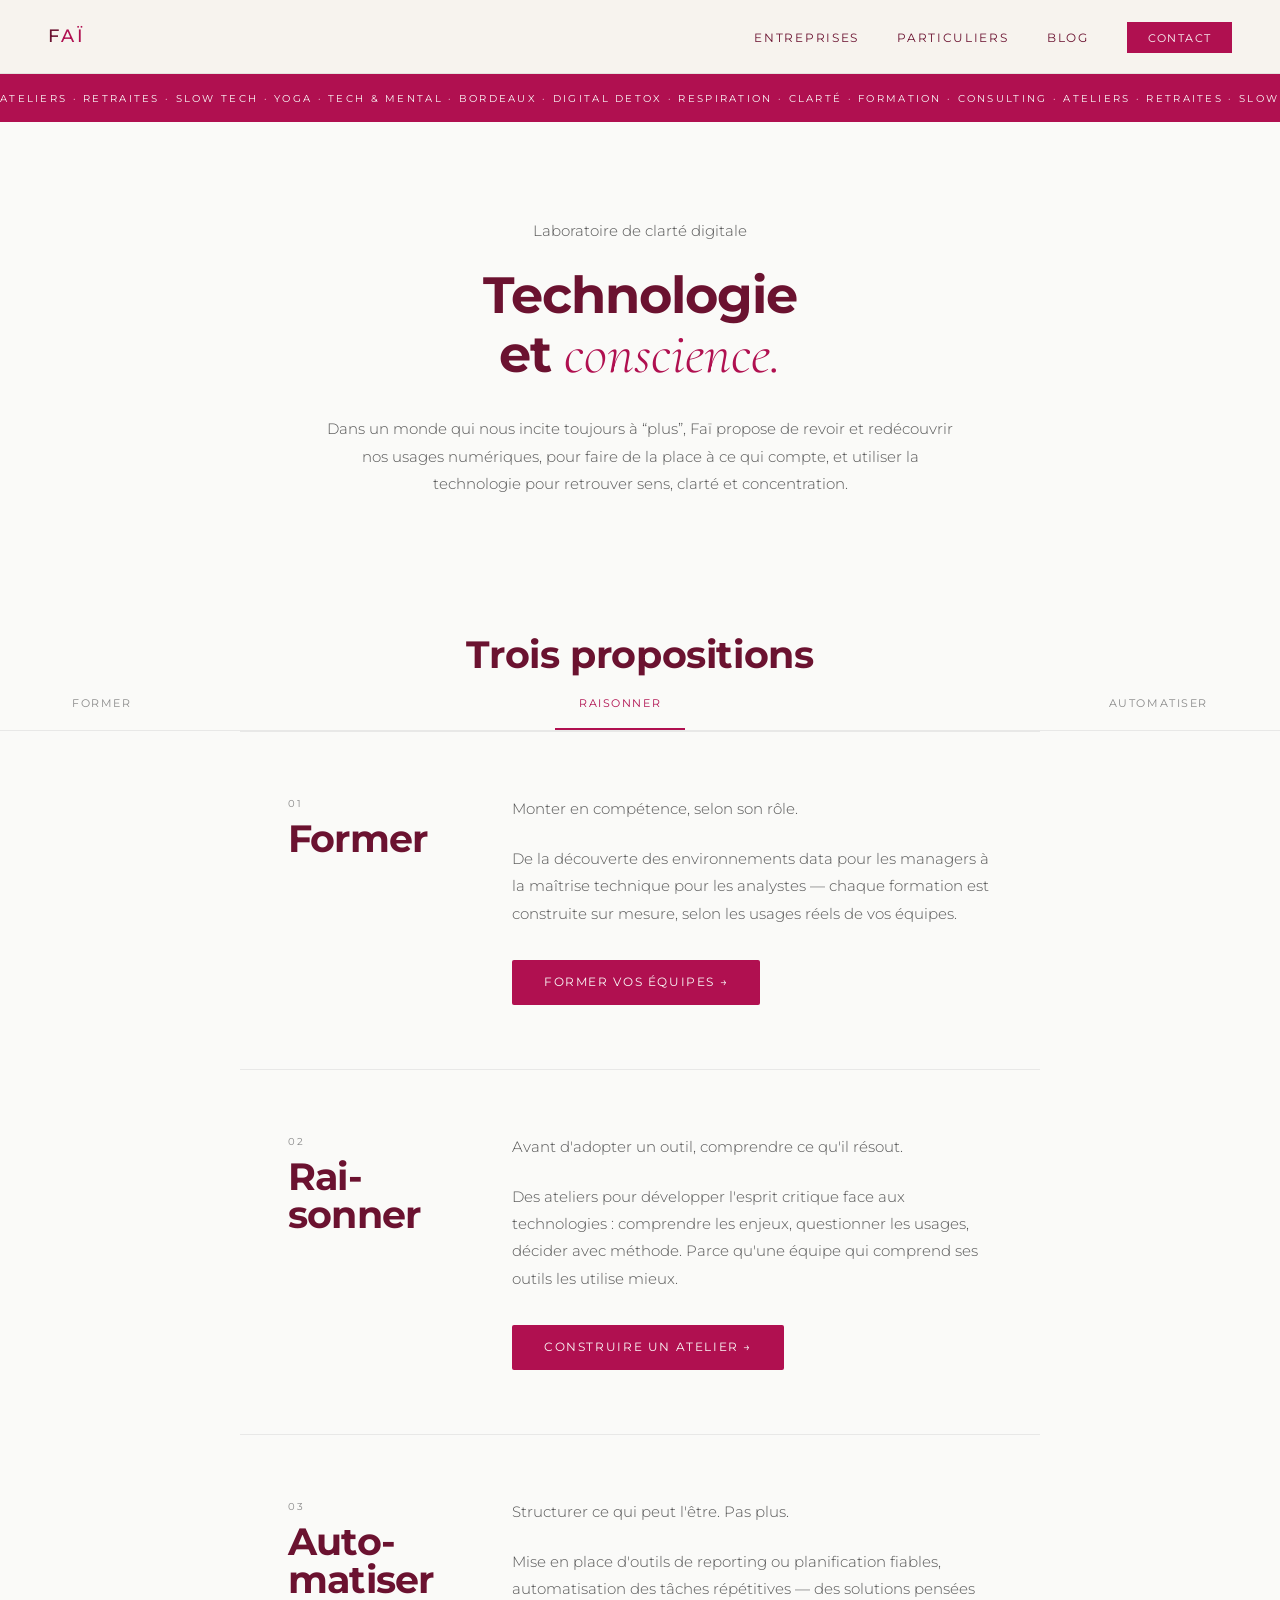
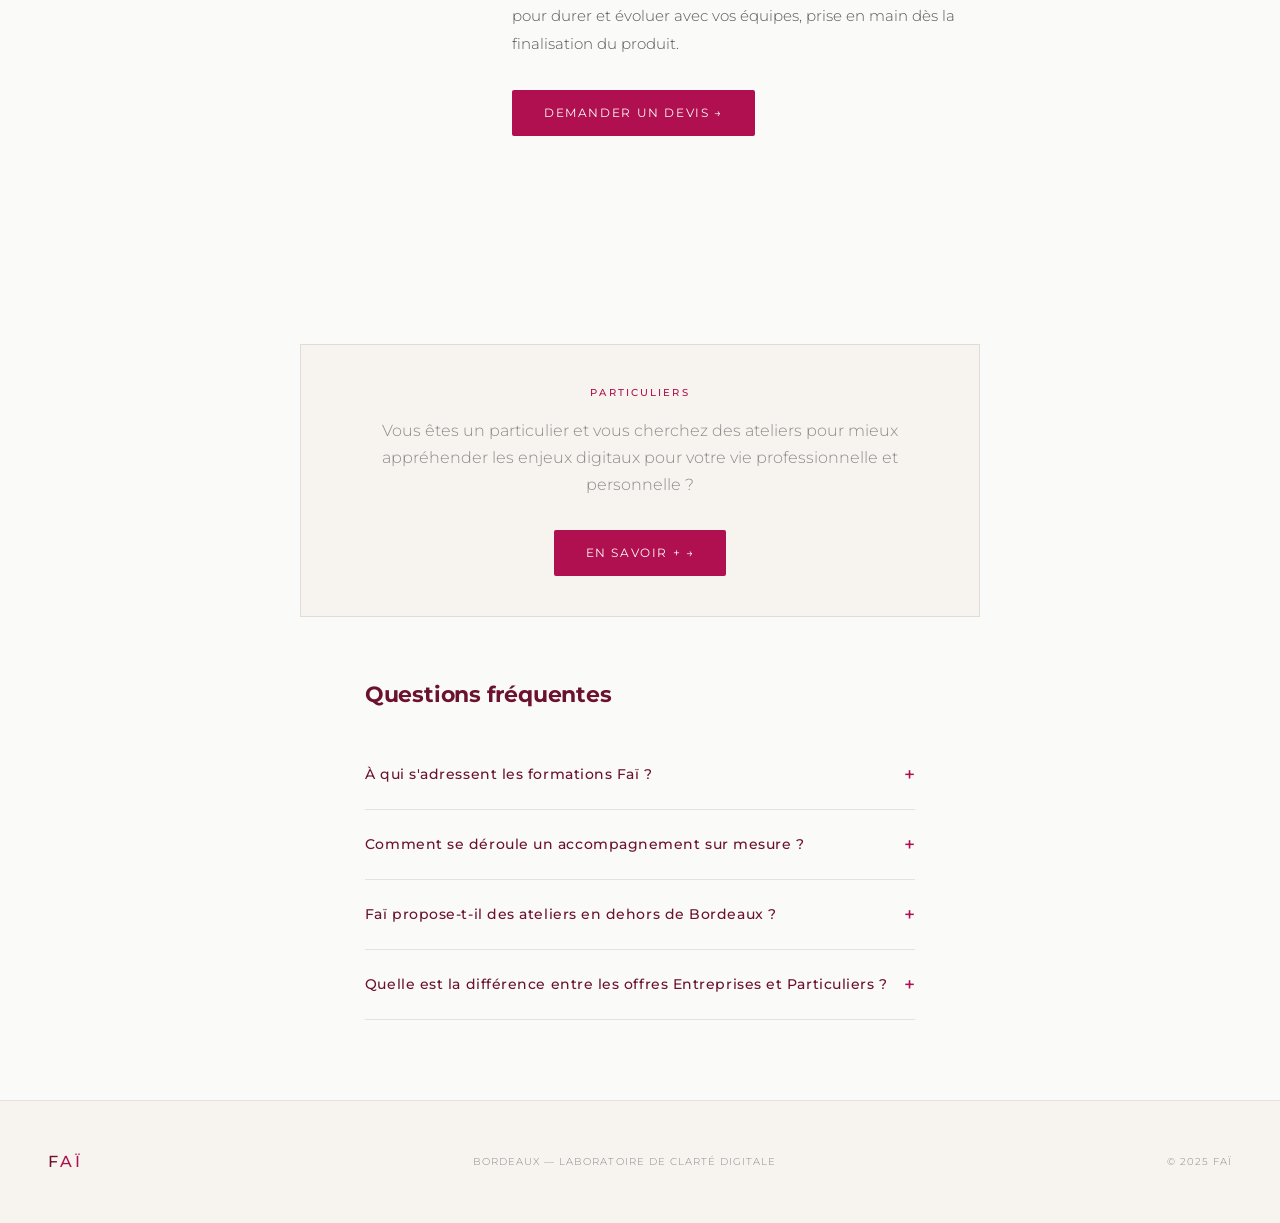
<file: index.html>
<!DOCTYPE html>
<html lang="fr">
<head>
  <meta charset="UTF-8">
  <meta name="viewport" content="width=device-width, initial-scale=1.0">
  <title>Faï — Laboratoire de clarté digitale</title>
  <meta name="description" content="Faï combine réflexion sur la technologie et pratiques de yoga pour retrouver clarté et concentration.">

  <!-- Google Fonts -->
  <link href="https://fonts.googleapis.com/css2?family=Montserrat:wght@300;400;500;700&family=Cormorant+Garamond:ital,wght@0,400;1,300;1,400&display=swap" rel="stylesheet">

  <!-- CSS global -->
  <link rel="stylesheet" href="assets/css/style.css">

  <style>
    /* ── STYLES SPÉCIFIQUES À CETTE PAGE ─────────────────────────
       Tout ce qui est ici ne s'applique qu'à index.html.
       Les styles communs (nav, footer, boutons...) sont dans style.css
       ──────────────────────────────────────────────────────────── */

    /* Page d'entrée : on veut qu'elle prenne toute la hauteur de l'écran */
    .entry-page {
      min-height: 100vh;
      display: flex;
      flex-direction: column;
    }

   /* Zone centrale — tout ce qui est entre la nav et le footer */
    .entry-main {
      flex: 1;
      display: flex;
      flex-direction: column;
      /*align-items: center;
      justify-content: center;*/
      padding: 4rem 3rem;
      /*text-align: center;*/
    }

    /* Centrage du bloc hero sur l'accueil */
    .ent-hero { text-align: center; }

    /* Label "Laboratoire de clarté" */
    .entry-label {
      font-size: 0.65rem;
      letter-spacing: 0.28em;
      text-transform: uppercase;
      color: var(--gris);
      margin-bottom: 2.5rem;
    }

    /* Titre principal */
    .entry-title {
      font-family: var(--font-titre);
      font-weight: 700;
      font-size: clamp(2.8rem, 5vw, 5rem);
      line-height: 1.08;
      letter-spacing: -0.02em;
      color: var(--titre);
      margin-bottom: 1.5rem;
    }

    .entry-title em {
      font-family: var(--font-serif);
      font-style: italic;
      font-weight: 300;
      color: var(--rouge);
      font-size: 1.12em;
      letter-spacing: 0;
    }

    /* Sous-titre */
    .entry-sub {
      font-size: 1rem;
      line-height: 1.75;
      color: var(--gris);
      max-width: 480px;
      margin: 0 auto 3.5rem;
      font-weight: 300;
    }

    /* Question "Vous êtes..." */
    .entry-question {
      font-size: 0.72rem;
      letter-spacing: 0.18em;
      text-transform: uppercase;
      color: var(--gris);
      margin-bottom: 1.5rem;
    }

    /* Les deux boutons côte à côte */
    .entry-choices {
      display: flex;
      gap: 1.2rem;
      align-items: stretch;
      justify-content: center;
      flex-wrap: wrap;
      padding: 0 3rem 5rem;
    }

    /* Bouton de choix — plus grand que les boutons nav */
    .btn-choice {
      display: flex;
      flex-direction: column;
      align-items: center;
      text-align: center;
      gap: 0.5rem;
      text-decoration: none;
      padding: 2rem 2.5rem;
      border: 1px solid rgba(26,26,26,0.12);
      background: var(--blanc);
      transition: background 0.3s, border-color 0.3s;
      min-width: 220px;
      position: relative;
      overflow: hidden;
    }

    .btn-choice:hover {
      background: var(--sable);
      border-color: var(--rouge);
    }

    .btn-choice:hover .choice-arrow {
      opacity: 1;
      transform: translateX(4px);
    }

    .choice-label {
      font-size: 0.6rem;
      letter-spacing: 0.2em;
      text-transform: uppercase;
      color: var(--gris);
      font-weight: 400;
    }

    .choice-title {
      font-size: 1.2rem;
      font-weight: 700;
      color: var(--titre);
      letter-spacing: -0.01em;
      line-height: 1.1;
    }

    .choice-desc {
      font-size: 0.75rem;
      color: var(--gris);
      font-weight: 300;
      line-height: 1.5;
      max-width: 180px;
    }

    .choice-arrow {
      font-size: 1.2rem;
      color: var(--rouge);
      opacity: 0.3;
      transition: opacity 0.2s, transform 0.2s;
      margin-top: 0.8rem;
    }

    .btn-choice:hover .choice-arrow {
      opacity: 1;
      transform: translateX(4px);
    }

    /* Séparateur "ou" entre les deux boutons */
    .entry-or {
      font-size: 0.65rem;
      letter-spacing: 0.14em;
      text-transform: uppercase;
      color: rgba(138,138,138,0.5);
      display: flex;
      align-items: center;
      padding: 0 0.5rem;
    }

    /* ── CALLOUT PARTICULIERS ───────────────────────────────────── */
    .callout-particulier {
      margin: 3rem auto 4rem;
      max-width: 680px;
      padding: 2.5rem 3rem;
      border: 1px solid rgba(26,26,26,0.1);
      background: var(--sable);
      text-align: center;
    }

    .callout-particulier .callout-label {
      font-size: 0.6rem;
      letter-spacing: 0.22em;
      text-transform: uppercase;
      color: var(--rouge);
      font-weight: 500;
      margin-bottom: 1rem;
    }

    .callout-particulier p {
      font-size: 1rem;
      line-height: 1.7;
      color: var(--gris);
      font-weight: 300;
      margin-bottom: 2rem;
    }

    /* ── FAQ ────────────────────────────────────────────────────── */
    .faq-section {
      max-width: 680px;
      margin: 0 auto 5rem;
      padding: 0 1.5rem;
    }

    .faq-section h2 {
      font-family: var(--font-titre);
      font-size: 1.4rem;
      font-weight: 700;
      letter-spacing: -0.01em;
      color: var(--titre);
      margin-bottom: 2rem;
    }

    .faq-item {
      border-bottom: 1px solid rgba(26,26,26,0.1);
    }

    .faq-item summary {
      list-style: none;
      cursor: pointer;
      display: flex;
      justify-content: space-between;
      align-items: center;
      padding: 1.2rem 0;
      font-size: 0.85rem;
      font-weight: 500;
      letter-spacing: 0.04em;
      color: var(--titre);
      user-select: none;
    }

    .faq-item summary::-webkit-details-marker { display: none; }

    .faq-item summary::after {
      content: '+';
      font-size: 1.2rem;
      color: var(--rouge);
      transition: transform 0.2s;
      flex-shrink: 0;
      margin-left: 1rem;
    }

    .faq-item[open] summary::after {
      transform: rotate(45deg);
    }

    .faq-item .faq-answer {
      font-size: 0.85rem;
      line-height: 1.75;
      color: var(--gris);
      font-weight: 300;
      padding-bottom: 1.2rem;
    }

    /* ── RESPONSIVE ─────────────────────────────────────────────── */
    @media (max-width: 700px) {
      .callout-particulier {
        padding: 2rem 1.5rem;
        margin: 2rem 1rem 3rem;
      }
    }
  </style>
</head>

<body class="entry-page">

  <!-- ── NAV ───────────────────────────────────────────────────────
       La nav de cette page est neutre — elle n'appartient ni à
       l'univers Entreprises ni à l'univers Particuliers.
       Sur mobile : burger menu qui déroule les liens.
       ──────────────────────────────────────────────────────────── -->
  <nav>
    <a href="index.html" class="logo">
      <span class="f">F</span><span class="ai">aï</span>
    </a>

    <!-- Liens desktop -->
    <ul class="nav-links">
      <li><a href="#former">Entreprises</a></li>
      <li><a href="particuliers/index.html">Particuliers</a></li>
      <li><a href="blog/index.html">Blog</a></li>
      <li><a href="contact.html" class="nav-cta">Contact</a></li>
    </ul>

    <!-- Burger mobile -->
    <button class="nav-burger" id="burger" onclick="toggleMenu()" aria-label="Menu">
      <span></span>
      <span></span>
      <span></span>
    </button>
  </nav>

  <!-- Ticker — dans le flux, margin-top pour passer sous la nav fixe -->
  <div class="ticker" style="margin-top: 72px;">
    <span class="ticker-inner">
      Ateliers · Retraites · Slow tech · Yoga · Tech & Mental · Bordeaux · Digital Detox · Respiration · Clarté · Formation · Consulting · Ateliers · Retraites · Slow tech · Yoga · Tech & Mental · Bordeaux · Digital Detox · Respiration · Clarté · Formation · Consulting ·&nbsp;
    </span>
  </div>

  <!-- Menu mobile déroulant -->
  <div class="nav-mobile" id="nav-mobile">
    <a href="#former">Entreprises</a>
    <a href="particuliers/index.html">Particuliers</a>
    <a href="blog/index.html">Blog</a>
    <a href="contact.html">Contact</a>
  </div>


  <!-- ── CONTENU PRINCIPAL ─────────────────────────────────────────
       Zone centrale : présentation + double choix.
       ──────────────────────────────────────────────────────────── -->
  <!--<main class=”entry-main”>-->
  <div class="ent-hero reveal">
    <p>Laboratoire de clarté digitale</p>
    <h1>Technologie<br>et <em>conscience.</em></h1>
    <p>Dans un monde qui nous incite toujours à “plus”, Faï propose de revoir et redécouvrir nos usages numériques, pour faire de la place à ce qui compte, et utiliser la technologie pour retrouver sens, clarté et concentration.</p>

  </div>

  <!-- ── TROIS PROPOSITIONS ──────────────────────────────────────── -->
  <section class="propositions-section">

    <div class="propositions-header">
      <h2 class="propositions-title">Trois propositions</h2>
    </div>

    <!-- Sub-nav ancres -->
    <nav class="sub-nav" id="sub-nav">
      <a href="#former">Former</a>
      <a href="#raisonner">Raisonner</a>
      <a href="#automatiser">Automatiser</a>
    </nav>

    <!-- 01 · Former -->
    <div id="former" class="proposition reveal">
      <div class="prop-header">
        <span class="prop-num">01</span>
        <h2>Former</h2>
      </div>
      <div class="prop-body">
        <p>Monter en compétence, selon son rôle.</p>
        <p>De la découverte des environnements data pour les managers à la maîtrise technique pour les analystes — chaque formation est construite sur mesure, selon les usages réels de vos équipes.</p>
      </div>
      <div class="prop-cta">
        <a href="contact.html" class="btn-primary">Former vos équipes →</a>
      </div>
    </div>

    <!-- 02 · Raisonner -->
    <div id="raisonner" class="proposition reveal">
      <div class="prop-header">
        <span class="prop-num">02</span>
        <h2>Rai-<br>sonner</h2>
      </div>
      <div class="prop-body">
        <p>Avant d'adopter un outil, comprendre ce qu'il résout.</p>
        <p>Des ateliers pour développer l'esprit critique face aux technologies : comprendre les enjeux, questionner les usages, décider avec méthode. Parce qu'une équipe qui comprend ses outils les utilise mieux.</p>
      </div>
      <div class="prop-cta">
        <a href="contact.html" class="btn-primary">Construire un atelier →</a>
      </div>
    </div>

    <!-- 03 · Automatiser -->
    <div id="automatiser" class="proposition reveal">
      <div class="prop-header">
        <span class="prop-num">03</span>
        <h2>Auto-<br>matiser</h2>
      </div>
      <div class="prop-body">
        <p>Structurer ce qui peut l'être. Pas plus.</p>
        <p>Mise en place d'outils de reporting ou planification fiables, automatisation des tâches répétitives — des solutions pensées pour durer et évoluer avec vos équipes, prise en main dès la finalisation du produit.</p>
      </div>
      <div class="prop-cta">
        <a href="contact.html" class="btn-primary">Demander un devis →</a>
      </div>
    </div>

  </section>

  <!-- ── CALLOUT PARTICULIERS ────────────────────────────────────── -->
  <div class="callout-particulier reveal">
    <p class="callout-label">Particuliers</p>
    <p>Vous êtes un particulier et vous cherchez des ateliers pour mieux appréhender les enjeux digitaux pour votre vie professionnelle et personnelle ?</p>
    <a href="particuliers/index.html" class="btn-primary">En savoir + →</a>
  </div>

  <!-- ── FAQ ──────────────────────────────────────────────────────── -->
  <section class="faq-section reveal">
    <h2>Questions fréquentes</h2>

    <details class="faq-item">
      <summary>À qui s'adressent les formations Faï ?</summary>
      <div class="faq-answer">
        Lorem ipsum dolor sit amet, consectetur adipiscing elit. Sed do eiusmod tempor incididunt ut labore et dolore magna aliqua. Ut enim ad minim veniam, quis nostrud exercitation ullamco laboris nisi ut aliquip.
      </div>
    </details>

    <details class="faq-item">
      <summary>Comment se déroule un accompagnement sur mesure ?</summary>
      <div class="faq-answer">
        Lorem ipsum dolor sit amet, consectetur adipiscing elit. Duis aute irure dolor in reprehenderit in voluptate velit esse cillum dolore eu fugiat nulla pariatur. Excepteur sint occaecat cupidatat non proident.
      </div>
    </details>

    <details class="faq-item">
      <summary>Faï propose-t-il des ateliers en dehors de Bordeaux ?</summary>
      <div class="faq-answer">
        Lorem ipsum dolor sit amet, consectetur adipiscing elit. Sunt in culpa qui officia deserunt mollit anim id est laborum. Pellentesque habitant morbi tristique senectus et netus et malesuada fames ac turpis egestas.
      </div>
    </details>

    <details class="faq-item">
      <summary>Quelle est la différence entre les offres Entreprises et Particuliers ?</summary>
      <div class="faq-answer">
        Lorem ipsum dolor sit amet, consectetur adipiscing elit. Nam libero tempore cum soluta nobis est eligendi optio cumque nihil impedit quo minus id quod maxime placeat facere possimus, omnis voluptas assumenda est.
      </div>
    </details>

  </section>

  <!-- ── FOOTER ────────────────────────────────────────────────────
       Footer minimal — commun aux deux univers.
       ──────────────────────────────────────────────────────────── -->
  <footer>
    <div class="footer-logo">
      <span class="f">F</span><span class="ai">aï</span>
    </div>
    <p>Bordeaux — Laboratoire de clarté digitale</p>
    <p>© 2025 Faï</p>
  </footer>

  <!-- ── JAVASCRIPT ─────────────────────────────────────────────────
       Uniquement le burger menu mobile — rien de plus.
       ──────────────────────────────────────────────────────────── -->
  <script>
    function toggleMenu() {
      const menu = document.getElementById('nav-mobile');
      menu.classList.toggle('open');
    }

    // Fermer le menu si on clique ailleurs
    document.addEventListener('click', function(e) {
      const burger = document.getElementById('burger');
      const menu = document.getElementById('nav-mobile');
      if (!burger.contains(e.target) && !menu.contains(e.target)) {
        menu.classList.remove('open');
      }
    });

    // Reveal au scroll
    const revealObserver = new IntersectionObserver(function(entries) {
      entries.forEach(function(entry) {
        if (entry.isIntersecting) {
          entry.target.classList.add('visible');
          revealObserver.unobserve(entry.target);
        }
      });
    }, { threshold: 0.1 });
    document.querySelectorAll('.reveal').forEach(function(el) {
      revealObserver.observe(el);
    });

    // Sub-nav actif au scroll — la section active est celle qui entre dans la zone de lecture (25-75% du viewport)
    const propositions = document.querySelectorAll('.proposition');
    const subNavLinks = document.querySelectorAll('.sub-nav a');
    if (propositions.length && subNavLinks.length) {
      const subNavObserver = new IntersectionObserver(function(entries) {
        entries.forEach(function(entry) {
          if (entry.isIntersecting) {
            subNavLinks.forEach(function(link) {
              link.classList.toggle('active', link.getAttribute('href') === '#' + entry.target.id);
            });
          }
        });
      }, {
        rootMargin: '-25% 0px -65% 0px',
        threshold: 0
      });
      propositions.forEach(function(p) { subNavObserver.observe(p); });
    }
  </script>

</body>
</html>
</file>
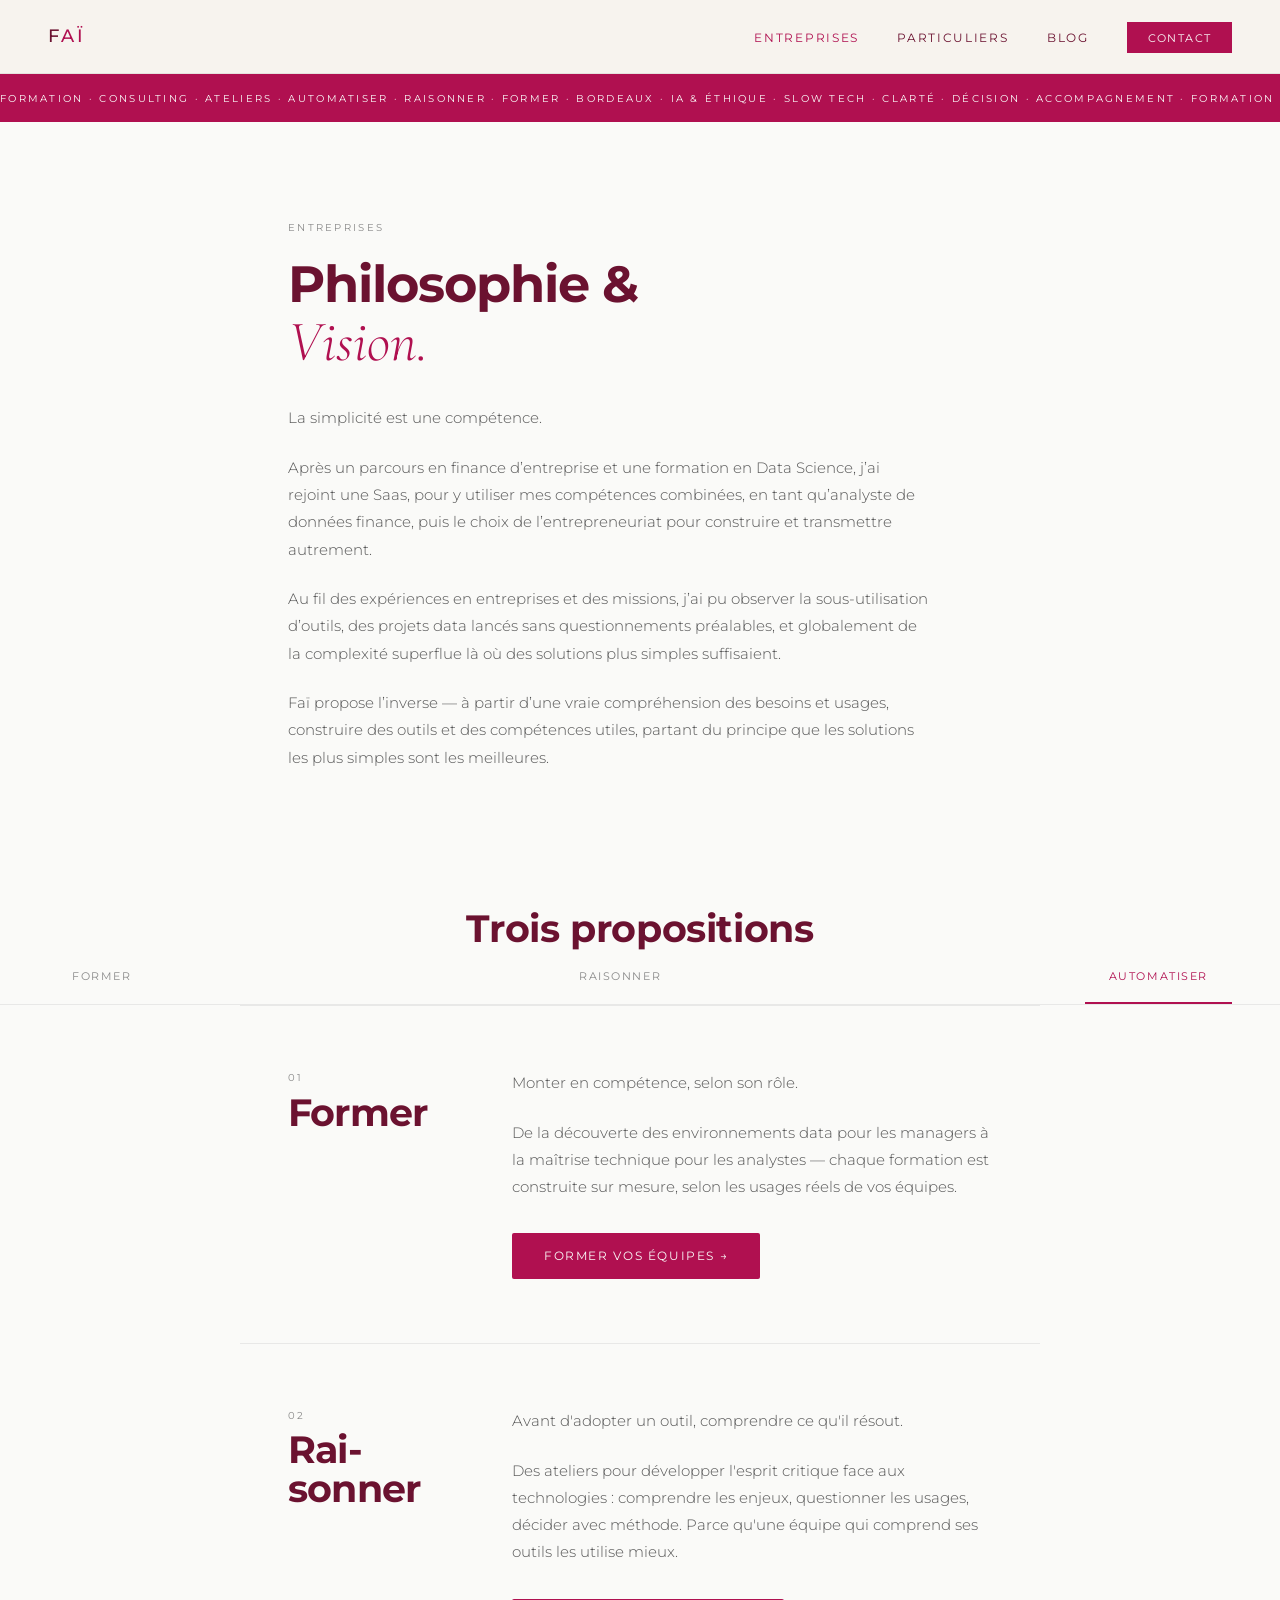
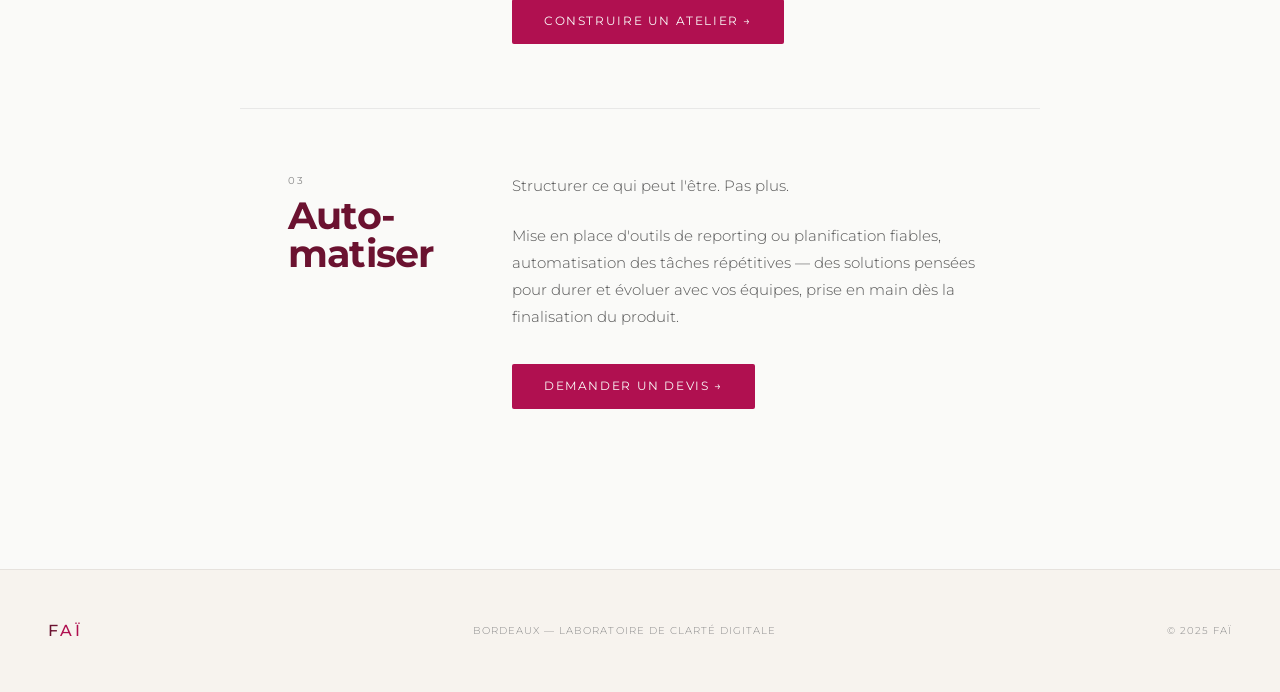
<file: entreprises/index.html>
<!DOCTYPE html>
<html lang="fr">
<head>
  <meta charset="UTF-8">
  <meta name="viewport" content="width=device-width, initial-scale=1.0">
  <title>Faï — Entreprises</title>
  <meta name="description" content="Faï accompagne les entreprises dans leur rapport à la technologie : automatiser avec intention, raisonner avec clarté, former avec méthode.">
  <link href="https://fonts.googleapis.com/css2?family=Montserrat:wght@300;400;500;700&family=Cormorant+Garamond:ital,wght@0,400;1,300;1,400&display=swap" rel="stylesheet">
  <link rel="stylesheet" href="../assets/css/style.css">
</head>

<body>

  <!-- ── NAV ─────────────────────────────────────────────────────── -->
  <nav>
    <a href="../index.html" class="logo">
      <span class="f">F</span><span class="ai">aï</span>
    </a>

    <ul class="nav-links">
      <li class="nav-dropdown">
        <a href="index.html" class="active">Entreprises</a>
        <ul class="dropdown">
          <li><a href="#former">Former</a></li>
          <li><a href="#raisonner">Raisonner</a></li>
          <li><a href="#automatiser">Automatiser</a></li>
        </ul>
      </li>
      <li><a href="../particuliers/index.html">Particuliers</a></li>
      <li><a href="../blog/index.html">Blog</a></li>
      <li><a href="../contact.html" class="nav-cta">Contact</a></li>
    </ul>

    <button class="nav-burger" id="burger" onclick="toggleMenu()" aria-label="Menu">
      <span></span><span></span><span></span>
    </button>
  </nav>

  <!-- Menu mobile -->
  <div class="nav-mobile" id="nav-mobile">
    <a href="index.html">Entreprises</a>
    <a href="#former">— Former</a>
    <a href="#raisonner">— Raisonner</a>
    <a href="#automatiser">— Automatiser</a>
    <a href="../particuliers/index.html">Particuliers</a>
    <a href="../blog/index.html">Blog</a>
    <a href="../contact.html">Contact</a>
  </div>

  <!-- ── TICKER ──────────────────────────────────────────────────── -->
  <div class="ticker" style="margin-top: 72px;">
    <span class="ticker-inner">
      Formation · Consulting · Ateliers · Automatiser · Raisonner · Former · Bordeaux · IA &amp; Éthique · Slow Tech · Clarté · Décision · Accompagnement · Formation · Consulting · Ateliers · Automatiser · Raisonner · Former · Bordeaux · IA &amp; Éthique · Slow Tech · Clarté · Décision · Accompagnement ·&nbsp;
    </span>
  </div>

  <!-- ── HERO ────────────────────────────────────────────────────── -->
  <section class="ent-hero reveal">
    <p class="label">Entreprises</p>
    <h1>Philosophie &amp;<br><em>Vision.</em></h1>
    <p>
      La simplicité est une compétence.
    </p>
    <p>
      Après un parcours en finance d’entreprise et une formation en Data Science, j’ai rejoint une Saas, pour y utiliser mes compétences combinées, en tant qu’analyste de données finance, puis le choix de l’entrepreneuriat pour construire et transmettre autrement.
    </p>
    <p>
      Au fil des expériences en entreprises et des missions, j’ai pu observer la sous-utilisation d’outils, des projets data lancés sans questionnements préalables, et globalement de la complexité superflue là où des solutions plus simples suffisaient.
    </p>
    <p>
      Faï propose l’inverse — à partir d’une vraie compréhension des besoins et usages, construire des outils et des compétences utiles, partant du principe que les solutions les plus simples sont les meilleures.
    </p>
  </section>

  <!-- ── TROIS PROPOSITIONS ──────────────────────────────────────── -->
  <section class="propositions-section">

    <div class="propositions-header">
      <h2 class="propositions-title">Trois propositions</h2>
    </div>

    <!-- Sub-nav ancres -->
    <nav class="sub-nav" id="sub-nav">
      <a href="#former">Former</a>
      <a href="#raisonner">Raisonner</a>
      <a href="#automatiser" class="active">Automatiser</a>
    </nav>

    <!-- 01 · Former -->
      <div id="former" class="proposition reveal">
        <div class="prop-header">
          <span class="prop-num">01</span>
          <h2>Former</h2>
        </div>
        <div class="prop-body">
          <p>Monter en compétence, selon son rôle.</p>
          <p>De la découverte des environnements data pour les managers à la maîtrise technique pour les analystes — chaque formation est construite sur mesure, selon les usages réels de vos équipes.</p>
        </div>
        <div class="prop-cta">
          <a href="../contact.html" class="btn-primary">Former vos équipes →</a>
        </div>
      </div>

    <!-- 02 · Raisonner -->
    <div id="raisonner" class="proposition reveal">
      <div class="prop-header">
        <span class="prop-num">02</span>
        <h2>Rai-<br>sonner</h2>
      </div>
      <div class="prop-body">
        <p>Avant d'adopter un outil, comprendre ce qu'il résout.</p>
        <p>Des ateliers pour développer l'esprit critique face aux technologies : comprendre les enjeux, questionner les usages, décider avec méthode. Parce qu'une équipe qui comprend ses outils les utilise mieux.</p>
      </div>
      <div class="prop-cta">
        <a href="../contact.html" class="btn-primary">Construire un atelier →</a>
      </div>
    </div>


        <!-- 03 · Automatiser -->
    <div id="automatiser" class="proposition reveal">
      <div class="prop-header">
        <span class="prop-num">03</span>
        <h2>Auto-<br>matiser</h2>
      </div>
      <div class="prop-body">
        <p>Structurer ce qui peut l'être. Pas plus.</p>
        <p>Mise en place d'outils de reporting ou planification fiables, automatisation des tâches répétitives — des solutions pensées pour durer et évoluer avec vos équipes, prise en main dès la finalisation du produit.</p>
      </div>
      <div class="prop-cta">
        <a href="../contact.html" class="btn-primary">Demander un devis →</a>
      </div>
    </div>

  </section>

  <!-- ── FOOTER ──────────────────────────────────────────────────── -->
  <footer>
    <div class="footer-logo">
      <span class="f">F</span><span class="ai">aï</span>
    </div>
    <p>Bordeaux — Laboratoire de clarté digitale</p>
    <p>© 2025 Faï</p>
  </footer>

  <script>
    function toggleMenu() {
      document.getElementById('nav-mobile').classList.toggle('open');
    }
    document.addEventListener('click', function(e) {
      const burger = document.getElementById('burger');
      const menu = document.getElementById('nav-mobile');
      if (!burger.contains(e.target) && !menu.contains(e.target)) {
        menu.classList.remove('open');
      }
    });

    // Dropdown — délai à la sortie pour pouvoir cliquer
    document.querySelectorAll('.nav-dropdown').forEach(function(item) {
      var closeTimer;
      item.addEventListener('mouseenter', function() {
        clearTimeout(closeTimer);
        item.classList.add('open');
      });
      item.addEventListener('mouseleave', function() {
        closeTimer = setTimeout(function() { item.classList.remove('open'); }, 200);
      });
    });

    // Reveal au scroll
    const revealObserver = new IntersectionObserver(function(entries) {
      entries.forEach(function(entry) {
        if (entry.isIntersecting) {
          entry.target.classList.add('visible');
          revealObserver.unobserve(entry.target);
        }
      });
    }, { threshold: 0.1 });
    document.querySelectorAll('.reveal').forEach(function(el) {
      revealObserver.observe(el);
    });

    // Sub-nav actif au scroll
    const propositions = document.querySelectorAll('.proposition');
    const subNavLinks = document.querySelectorAll('.sub-nav a');
    const subNavObserver = new IntersectionObserver(function(entries) {
      entries.forEach(function(entry) {
        if (entry.isIntersecting) {
          subNavLinks.forEach(function(link) {
            link.classList.toggle('active', link.getAttribute('href') === '#' + entry.target.id);
          });
        }
      });
    }, { threshold: 0.4 });
    propositions.forEach(function(p) { subNavObserver.observe(p); });
  </script>

</body>
</html>
</file>
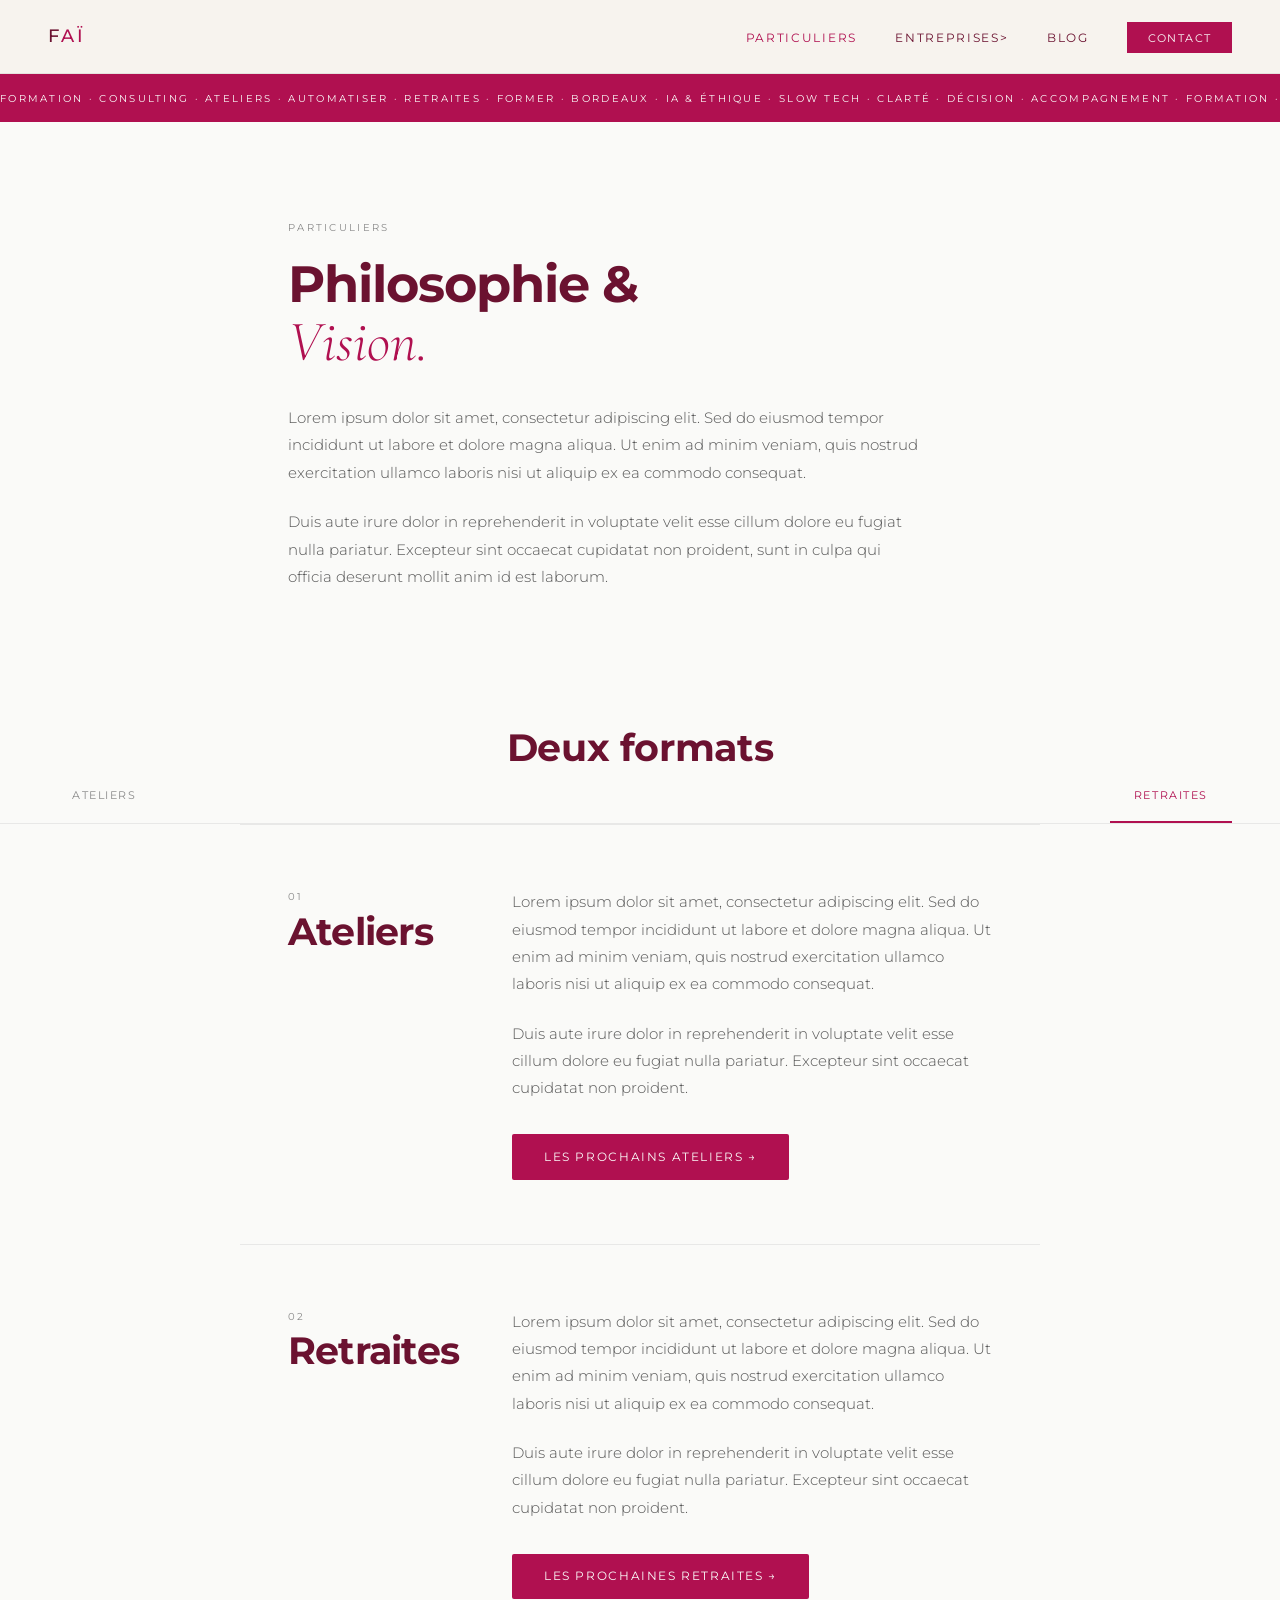
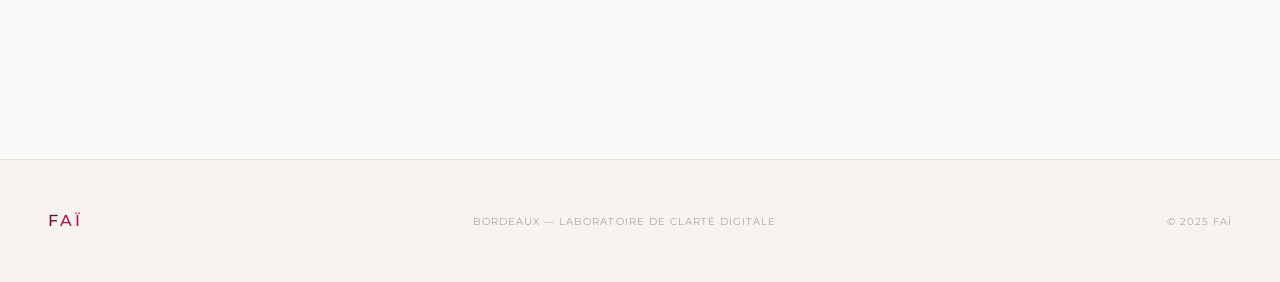
<file: particuliers/index.html>
<!DOCTYPE html>
<html lang="fr">
<head>
  <meta charset="UTF-8">
  <meta name="viewport" content="width=device-width, initial-scale=1.0">
  <title>Faï — Particuliers</title>
  <meta name="description" content="Au travers d'ateliers ou de retraites, Faï accompagne les particuliers dans leur réflexion et usage des outils digitaux.">
  <link href="https://fonts.googleapis.com/css2?family=Montserrat:wght@300;400;500;700&family=Cormorant+Garamond:ital,wght@0,400;1,300;1,400&display=swap" rel="stylesheet">
  <link rel="stylesheet" href="../assets/css/style.css">
</head>

<body>

  <!-- ── NAV ─────────────────────────────────────────────────────── -->
  <nav>
    <a href="../index.html" class="logo">
      <span class="f">F</span><span class="ai">aï</span>
    </a>

    <ul class="nav-links">
      <li class="nav-dropdown">
        <a href="index.html" class="active">Particuliers</a>
        <ul class="dropdown">
          <li><a href="#Ateliers">Ateliers</a></li>
          <li><a href="#Retraites">Retraites</a></li>
        </ul>
      </li>
      <li><a href="../entreprises/index.html">Entreprises></a></li>
      <li><a href="../blog/index.html">Blog</a></li>
      <li><a href="../contact.html" class="nav-cta">Contact</a></li>
    </ul>

    <button class="nav-burger" id="burger" onclick="toggleMenu()" aria-label="Menu">
      <span></span><span></span><span></span>
    </button>
  </nav>

  <!-- Menu mobile -->
  <div class="nav-mobile" id="nav-mobile">
    <a href="index.html">Particuliers</a>
    <a href="#Ateliers">— Ateliers</a>
    <a href="#Retraites">— Retraites</a>
    <a href="../particuliers/index.html">Entreprises</a>
    <a href="../blog/index.html">Blog</a>
    <a href="../contact.html">Contact</a>
  </div>

  <!-- ── TICKER ──────────────────────────────────────────────────── -->
  <div class="ticker" style="margin-top: 72px;">
    <span class="ticker-inner">
      Formation · Consulting · Ateliers · Automatiser · Retraites · Former · Bordeaux · IA &amp; Éthique · Slow Tech · Clarté · Décision · Accompagnement · Formation · Consulting · Ateliers · Automatiser · Retraites · Former · Bordeaux · IA &amp; Éthique · Slow Tech · Clarté · Décision · Accompagnement ·&nbsp;
    </span>
  </div>

  <!-- ── HERO ────────────────────────────────────────────────────── -->
  <section class="ent-hero reveal">
    <p class="label">Particuliers</p>
    <h1>Philosophie &amp;<br><em>Vision.</em></h1>
    <p>
      Lorem ipsum dolor sit amet, consectetur adipiscing elit. Sed do eiusmod tempor incididunt ut labore et dolore magna aliqua. Ut enim ad minim veniam, quis nostrud exercitation ullamco laboris nisi ut aliquip ex ea commodo consequat.
    </p>
    <p>
      Duis aute irure dolor in reprehenderit in voluptate velit esse cillum dolore eu fugiat nulla pariatur. Excepteur sint occaecat cupidatat non proident, sunt in culpa qui officia deserunt mollit anim id est laborum.
    </p>
  </section>

  <!-- ── TROIS PROPOSITIONS ──────────────────────────────────────── -->
  <section class="propositions-section">

    <div class="propositions-header">
      <h2 class="propositions-title">Deux formats</h2>
    </div>

    <!-- Sub-nav ancres -->
    <nav class="sub-nav" id="sub-nav">
      <a href="#automatiser" class="active">Ateliers</a>
      <a href="#Retraites">Retraites</a>
    </nav>

    <!-- 01 · Ateliers -->
    <div id="Ateliers" class="proposition reveal">
      <div class="prop-header">
        <span class="prop-num">01</span>
        <h2>Ateliers</h2>
      </div>
      <div class="prop-body">
        <p>Lorem ipsum dolor sit amet, consectetur adipiscing elit. Sed do eiusmod tempor incididunt ut labore et dolore magna aliqua. Ut enim ad minim veniam, quis nostrud exercitation ullamco laboris nisi ut aliquip ex ea commodo consequat.</p>
        <p>Duis aute irure dolor in reprehenderit in voluptate velit esse cillum dolore eu fugiat nulla pariatur. Excepteur sint occaecat cupidatat non proident.</p>
      </div>
      <div class="prop-cta">
        <a href="../contact.html" class="btn-primary">Les prochains ateliers →</a>
      </div>
    </div>

    <!-- 02 · Retraites -->
    <div id="Retraites" class="proposition reveal">
      <div class="prop-header">
        <span class="prop-num">02</span>
        <h2>Retraites</h2>
      </div>
      <div class="prop-body">
        <p>Lorem ipsum dolor sit amet, consectetur adipiscing elit. Sed do eiusmod tempor incididunt ut labore et dolore magna aliqua. Ut enim ad minim veniam, quis nostrud exercitation ullamco laboris nisi ut aliquip ex ea commodo consequat.</p>
        <p>Duis aute irure dolor in reprehenderit in voluptate velit esse cillum dolore eu fugiat nulla pariatur. Excepteur sint occaecat cupidatat non proident.</p>
      </div>
      <div class="prop-cta">
        <a href="../contact.html" class="btn-primary">Les prochaines retraites →</a>
      </div>
    </div>

  </section>

  <!-- ── FOOTER ──────────────────────────────────────────────────── -->
  <footer>
    <div class="footer-logo">
      <span class="f">F</span><span class="ai">aï</span>
    </div>
    <p>Bordeaux — Laboratoire de clarté digitale</p>
    <p>© 2025 Faï</p>
  </footer>

  <script>
    function toggleMenu() {
      document.getElementById('nav-mobile').classList.toggle('open');
    }
    document.addEventListener('click', function(e) {
      const burger = document.getElementById('burger');
      const menu = document.getElementById('nav-mobile');
      if (!burger.contains(e.target) && !menu.contains(e.target)) {
        menu.classList.remove('open');
      }
    });

    // Dropdown — délai à la sortie pour pouvoir cliquer
    document.querySelectorAll('.nav-dropdown').forEach(function(item) {
      var closeTimer;
      item.addEventListener('mouseenter', function() {
        clearTimeout(closeTimer);
        item.classList.add('open');
      });
      item.addEventListener('mouseleave', function() {
        closeTimer = setTimeout(function() { item.classList.remove('open'); }, 200);
      });
    });

    // Reveal au scroll
    const revealObserver = new IntersectionObserver(function(entries) {
      entries.forEach(function(entry) {
        if (entry.isIntersecting) {
          entry.target.classList.add('visible');
          revealObserver.unobserve(entry.target);
        }
      });
    }, { threshold: 0.1 });
    document.querySelectorAll('.reveal').forEach(function(el) {
      revealObserver.observe(el);
    });

    // Sub-nav actif au scroll
    const propositions = document.querySelectorAll('.proposition');
    const subNavLinks = document.querySelectorAll('.sub-nav a');
    const subNavObserver = new IntersectionObserver(function(entries) {
      entries.forEach(function(entry) {
        if (entry.isIntersecting) {
          subNavLinks.forEach(function(link) {
            link.classList.toggle('active', link.getAttribute('href') === '#' + entry.target.id);
          });
        }
      });
    }, { threshold: 0.4 });
    propositions.forEach(function(p) { subNavObserver.observe(p); });
  </script>

</body>
</html>
</file>
<file: assets/css/style.css>
/* ============================================================
   FAÏ — STYLE.CSS
   CSS global partagé par toutes les pages du site
   ============================================================ */


/* ── 1. VARIABLES ─────────────────────────────────────────────
   Le "cerveau" du design system. Toutes les couleurs et polices
   sont définies ici une seule fois. Si tu veux changer une
   couleur sur tout le site, tu ne changes qu'une ligne ici.
   ──────────────────────────────────────────────────────────── */

:root {
  /* Couleurs */
  --rouge:  #B01050;   /* Accent principal — boutons, logo (aï), liens actifs */
  --titre:  #6B1230;   /* Bordeaux — titres, nav, sous-titres                 */
  --sable:  #F7F3EE;   /* Fond de sections, encarts, cards                    */
  --blanc:  #FAFAF8;   /* Fond principal de toutes les pages                  */
  --gris:   #8A8A8A;   /* Textes secondaires, labels, dates                   */
  --noir:   #1A1A1A;   /* Texte courant, corps de texte                       */

  /* Typographies */
  --font-titre: 'Montserrat', sans-serif;
  --font-serif: 'Cormorant Garamond', serif;

  /* Espacements (optionnel — pratique pour la cohérence) */
  --radius: 2px;       /* Coins légèrement arrondis — style éditorial         */
}


/* ── 2. RESET ──────────────────────────────────────────────────
   Supprime les styles par défaut des navigateurs.
   Sans ça, chaque navigateur affiche les éléments différemment.
   ──────────────────────────────────────────────────────────── */

* {
  margin: 0;
  padding: 0;
  box-sizing: border-box; /* Les dimensions incluent padding et bordures */
}

html {
  scroll-behavior: smooth; /* Scroll fluide pour les ancres (#section) */
  scroll-snap-type: y proximity;
}


/* ── 3. BASE ───────────────────────────────────────────────────
   Styles appliqués à tout le document par défaut.
   ──────────────────────────────────────────────────────────── */

body {
  font-family: var(--font-titre);
  background: var(--blanc);
  color: var(--noir);
  font-weight: 300;
  font-size: 16px;
  line-height: 1.6;
  overflow-x: hidden; /* Empêche le scroll horizontal non voulu */
}

img {
  max-width: 100%;
  display: block;
}

a {
  color: inherit;
  text-decoration: none;
}


/* ── 4. TYPOGRAPHIE ────────────────────────────────────────────
   Hiérarchie des titres et du texte.
   ──────────────────────────────────────────────────────────── */

/* Titre hero — Montserrat Bold, couleur bordeaux */
h1 {
  font-family: var(--font-titre);
  font-weight: 700;
  font-size: clamp(2.4rem, 4vw, 4.5rem); /* Taille fluide selon l'écran */
  line-height: 1.08;
  letter-spacing: -0.02em;
  color: var(--titre);
}

/* Titres de sections */
h2 {
  font-family: var(--font-titre);
  font-weight: 300;
  font-size: clamp(1.8rem, 3vw, 2.8rem);
  line-height: 1.2;
  letter-spacing: -0.01em;
  color: var(--titre);
}

h3 {
  font-family: var(--font-titre);
  font-weight: 400;
  font-size: 1.15rem;
  line-height: 1.3;
  color: var(--noir);
}

/* Mot-clé en italique dans les titres hero
   Utilisation : <h1>Reprendre le <em>contrôle</em></h1> */
h1 em, h2 em {
  font-family: var(--font-serif);
  font-style: italic;
  font-weight: 300;
  color: var(--rouge);
  font-size: 1.12em;
  letter-spacing: 0;
}

/* Corps de texte */
p {
  font-size: 0.92rem;
  line-height: 1.85;
  color: #555;
  margin-bottom: 1.4rem;
}

p strong {
  color: var(--noir);
  font-weight: 500;
}

/* Labels et mini-titres de section */
.label {
  font-size: 0.65rem;
  letter-spacing: 0.22em;
  text-transform: uppercase;
  color: var(--gris);
  margin-bottom: 1.2rem;
  font-weight: 400;
}

/* Label rouge (utilisé dans les pages détail) */
.label-rouge {
  font-size: 0.62rem;
  letter-spacing: 0.22em;
  text-transform: uppercase;
  color: var(--rouge);
  margin-bottom: 1rem;
  font-weight: 400;
}


/* ── 5. NAVIGATION ─────────────────────────────────────────────
   Nav fixe en haut de page.
   ──────────────────────────────────────────────────────────── */

nav {
  position: fixed;
  top: 0; left: 0; right: 0;
  z-index: 100;
  display: flex;
  justify-content: space-between;
  align-items: center;
  padding: 1.4rem 3rem;
  background: var(--sable);
  border-bottom: 1px solid rgba(26,26,26,0.08);
}

/* Logo */
.logo {
  font-size: 1.1rem;
  font-weight: 500;
  letter-spacing: 0.18em;
  text-transform: uppercase;
  text-decoration: none;
  color: var(--noir);
}

.logo .f  { color: var(--titre); }  /* F en bordeaux  */
.logo .ai { color: var(--rouge); }  /* aï en cramoisi */

/* Liens nav */
nav ul {
  list-style: none;
  display: flex;
  gap: 2.4rem;
  align-items: center;
}

nav ul a {
  text-decoration: none;
  color: var(--titre);
  font-size: 0.75rem;
  letter-spacing: 0.14em;
  text-transform: uppercase;
  font-weight: 400;
  transition: color 0.2s;
}

nav ul a:hover,
nav ul a.active { color: var(--rouge); }

/* Bouton Contact dans la nav */
.nav-cta {
  background: var(--rouge) !important;
  color: var(--blanc) !important;
  padding: 0.55rem 1.3rem;
  font-size: 0.7rem !important;
  letter-spacing: 0.12em;
  transition: opacity 0.2s;
}

.nav-cta:hover { opacity: 0.85; }

/* Espace pour que le contenu ne passe pas sous la nav fixe */
.nav-spacer { height: 72px; }


/* ── 6. BOUTONS ────────────────────────────────────────────────
   Deux styles de boutons réutilisables partout.
   ──────────────────────────────────────────────────────────── */

/* Bouton principal — fond cramoisi */
.btn-primary {
  display: inline-block;
  background: var(--rouge);
  color: var(--blanc);
  text-decoration: none;
  padding: 0.85rem 2rem;
  font-family: var(--font-titre);
  font-size: 0.72rem;
  letter-spacing: 0.14em;
  text-transform: uppercase;
  font-weight: 400;
  transition: opacity 0.2s;
  border: none;
  cursor: pointer;
  border-radius: var(--radius);
}

.btn-primary:hover { opacity: 0.85; }

/* Bouton fantôme — texte avec soulignement */
.btn-ghost {
  display: inline-block;
  color: var(--noir);
  text-decoration: none;
  font-size: 0.72rem;
  letter-spacing: 0.14em;
  text-transform: uppercase;
  font-weight: 400;
  border-bottom: 1px solid var(--noir);
  padding-bottom: 2px;
  transition: color 0.2s, border-color 0.2s;
}

.btn-ghost:hover { color: var(--rouge); border-color: var(--rouge); }

/* Bouton blanc (sur fond coloré) */
.btn-blanc {
  display: inline-block;
  background: var(--blanc);
  color: var(--rouge);
  text-decoration: none;
  padding: 0.85rem 2rem;
  font-size: 0.72rem;
  letter-spacing: 0.14em;
  text-transform: uppercase;
  font-weight: 500;
  transition: opacity 0.2s;
  white-space: nowrap;
  border-radius: var(--radius);
}

.btn-blanc:hover { opacity: 0.88; }


/* ── 7. BREADCRUMB ─────────────────────────────────────────────
   Fil d'ariane — Accueil · Ateliers · Nom de la page
   ──────────────────────────────────────────────────────────── */

.breadcrumb {
  padding: 1.2rem 3rem;
  font-size: 0.62rem;
  letter-spacing: 0.14em;
  text-transform: uppercase;
  color: var(--gris);
  border-bottom: 1px solid rgba(26,26,26,0.06);
}

.breadcrumb a { color: var(--gris); text-decoration: none; }
.breadcrumb a:hover { color: var(--rouge); }
.breadcrumb span { margin: 0 0.6rem; }


/* ── 8. FOOTER ─────────────────────────────────────────────────
   ──────────────────────────────────────────────────────────── */

footer {
  padding: 3rem;
  background: var(--sable);
  border-top: 1px solid rgba(26,26,26,0.08);
  display: flex;
  justify-content: space-between;
  align-items: center;
}

.footer-logo {
  font-size: 1rem;
  font-weight: 500;
  letter-spacing: 0.18em;
  text-transform: uppercase;
}

.footer-logo .f  { color: var(--titre); }
.footer-logo .ai { color: var(--rouge); }

footer p {
  font-size: 0.65rem;
  letter-spacing: 0.1em;
  color: var(--gris);
  text-transform: uppercase;
  margin-bottom: 0;
}


/* ── 9. ANIMATIONS ─────────────────────────────────────────────
   Apparition au scroll des sections.
   Utilisation : ajouter class="reveal" à n'importe quel élément
   Le JS dans main.js s'occupe d'ajouter .visible au bon moment.
   ──────────────────────────────────────────────────────────── */

.reveal {
  opacity: 0;
  transform: translateY(24px);
  transition: opacity 0.7s ease, transform 0.7s ease;
}

.reveal.visible {
  opacity: 1;
  transform: translateY(0);
}


/* ── 10. UTILITAIRES ───────────────────────────────────────────
   Classes réutilisables pour des cas courants.
   ──────────────────────────────────────────────────────────── */

.text-rouge  { color: var(--rouge); }
.text-titre  { color: var(--titre); }
.text-gris   { color: var(--gris);  }
.bg-sable    { background: var(--sable); }
.bg-blanc    { background: var(--blanc); }

/* Container centré avec largeur max */
.container {
  max-width: 1200px;
  margin: 0 auto;
  padding: 0 3rem;
}


/* ── 12. NAV DROPDOWN ──────────────────────────────────────────
   Menu déroulant pour les sous-pages (Entreprises, Particuliers)
   ──────────────────────────────────────────────────────────── */

.nav-dropdown { position: relative; }

.dropdown {
  display: none;
  position: absolute;
  top: calc(100% + 1rem);
  left: 50%;
  transform: translateX(-50%);
  background: var(--sable);
  border: 1px solid rgba(26,26,26,0.08);
  min-width: 160px;
  z-index: 200;
  flex-direction: column;
  gap: 0;
}

/* Pont invisible pour ne pas perdre le hover dans le gap */
.nav-dropdown::after {
  content: '';
  position: absolute;
  top: 100%;
  left: -0.5rem;
  right: -0.5rem;
  height: 1.2rem;
  background: transparent;
  z-index: 195;
}

.nav-dropdown:hover .dropdown,
.nav-dropdown.open .dropdown { display: flex; }

.dropdown li { list-style: none; }

.dropdown li a {
  display: block;
  padding: 0.7rem 1.2rem;
  font-size: 0.7rem;
  letter-spacing: 0.1em;
  text-transform: uppercase;
  color: var(--titre);
  border-bottom: 1px solid rgba(26,26,26,0.06);
  transition: color 0.2s, background 0.2s;
}

.dropdown li:last-child a { border-bottom: none; }
.dropdown li a:hover { color: var(--rouge); background: var(--blanc); }

/* Nav mobile */
.nav-links { display: flex; }
.nav-burger { display: none; }

.nav-mobile {
  display: none;
  position: fixed;
  top: 72px;
  left: 0; right: 0;
  background: var(--sable);
  border-bottom: 1px solid rgba(26,26,26,0.08);
  z-index: 99;
  padding: 1.5rem 2rem;
  flex-direction: column;
  gap: 0;
}

.nav-mobile.open { display: flex; }

.nav-mobile a {
  text-decoration: none;
  color: var(--titre);
  font-size: 0.8rem;
  letter-spacing: 0.1em;
  text-transform: uppercase;
  font-weight: 400;
  padding: 0.75rem 0;
  border-bottom: 1px solid rgba(26,26,26,0.06);
  transition: color 0.2s;
}

.nav-mobile a:last-child { border-bottom: none; }
.nav-mobile a:hover { color: var(--rouge); }

.nav-burger {
  flex-direction: column;
  gap: 5px;
  cursor: pointer;
  padding: 4px;
  background: none;
  border: none;
}

.nav-burger span {
  display: block;
  width: 22px;
  height: 1.5px;
  background: var(--titre);
}

@media (max-width: 900px) {
  .nav-links { display: none; }
  .nav-burger { display: flex; }
}


/* ── 13. TICKER ────────────────────────────────────────────────
   Bande animée rouge sous la nav
   ──────────────────────────────────────────────────────────── */

.ticker {
  background: var(--rouge);
  padding: 0.75rem 0;
  overflow: hidden;
  white-space: nowrap;
}

.ticker-inner {
  display: inline-block;
  animation: ticker-scroll 22s linear infinite;
  font-size: 0.65rem;
  letter-spacing: 0.22em;
  text-transform: uppercase;
  color: var(--blanc);
  font-weight: 400;
}

@keyframes ticker-scroll {
  from { transform: translateX(0); }
  to   { transform: translateX(-50%); }
}


/* ── 14. PAGE ENTREPRISES ──────────────────────────────────────
   Styles spécifiques à entreprises/index.html
   ──────────────────────────────────────────────────────────── */

/* Hero — section intro */
.ent-hero {
  max-width: 800px;
  margin: 0 auto;
  padding: 6rem 3rem 4rem;
}

.ent-hero h1 { margin-bottom: 2rem; }
.ent-hero p  { max-width: 640px; }

/* Sub-nav ancres */
.sub-nav {
  position: sticky;
  top: 72px;
  z-index: 90;
  background: var(--blanc);
  border-bottom: 1px solid rgba(26,26,26,0.08);
  display: flex;
  gap: 0;
  padding: 0 3rem;
}

.sub-nav a {
  text-decoration: none;
  font-size: 0.7rem;
  letter-spacing: 0.14em;
  text-transform: uppercase;
  color: var(--gris);
  padding: 1rem 1.5rem;
  border-bottom: 2px solid transparent;
  transition: color 0.2s, border-color 0.2s;
  font-weight: 400;
}

.sub-nav a:hover { color: var(--titre); }
.sub-nav a.active { color: var(--rouge); border-bottom-color: var(--rouge); }

/* Section trois propositions */
.propositions-section {
  padding-bottom: 6rem;
}

.propositions-header {
  max-width: 100%;
  margin: 0 auto;
  padding: 3rem 3rem 0;
  text-align: center;
}

.propositions-title {
  font-size: clamp(1.8rem, 3vw, 2.8rem);
  font-weight: 700;
  color: var(--titre);
  letter-spacing: -0.01em;
  line-height: 1.2;
}

/* Chaque proposition */
.proposition {
  max-width: 800px;
  margin: 0 auto;
  padding: 4rem 3rem;
  border-top: 1px solid rgba(26,26,26,0.08);
  display: grid;
  grid-template-columns: 160px 1fr;
  grid-template-rows: auto auto;
  gap: 1.5rem 4rem;
  align-items: start;
  scroll-snap-align: start;
  scroll-margin-top: 108px; /* nav 72px + sub-nav ~36px */
}

.prop-header {
  display: flex;
  flex-direction: column;
  gap: 0.5rem;
}

.prop-num {
  font-size: 0.6rem;
  letter-spacing: 0.2em;
  color: var(--gris);
  font-weight: 400;
}

.prop-header h2 {
  font-size: clamp(2rem, 3vw, 2.8rem);
  font-weight: 700;
  color: var(--titre);
  line-height: 1;
  letter-spacing: -0.02em;
}

.prop-body p:last-child { margin-bottom: 0; }

.prop-cta {
  grid-column: 2;
  padding-top: 0.5rem;
}

@media (max-width: 700px) {
  .proposition {
    grid-template-columns: 1fr;
  }
  .prop-cta { grid-column: 1; }
  .sub-nav { padding: 0 1.5rem; overflow-x: auto; }
}
   /*Adaptations pour mobile (écrans < 900px).
   ──────────────────────────────────────────────────────────── */

@media (max-width: 900px) {
  nav {
    padding: 1.2rem 1.5rem;
  }

  nav ul {
    gap: 1.2rem;
  }

  .container {
    padding: 0 1.5rem;
  }

  footer {
    flex-direction: column;
    gap: 1rem;
    text-align: center;
    padding: 2rem 1.5rem;
  }
}
</file>
